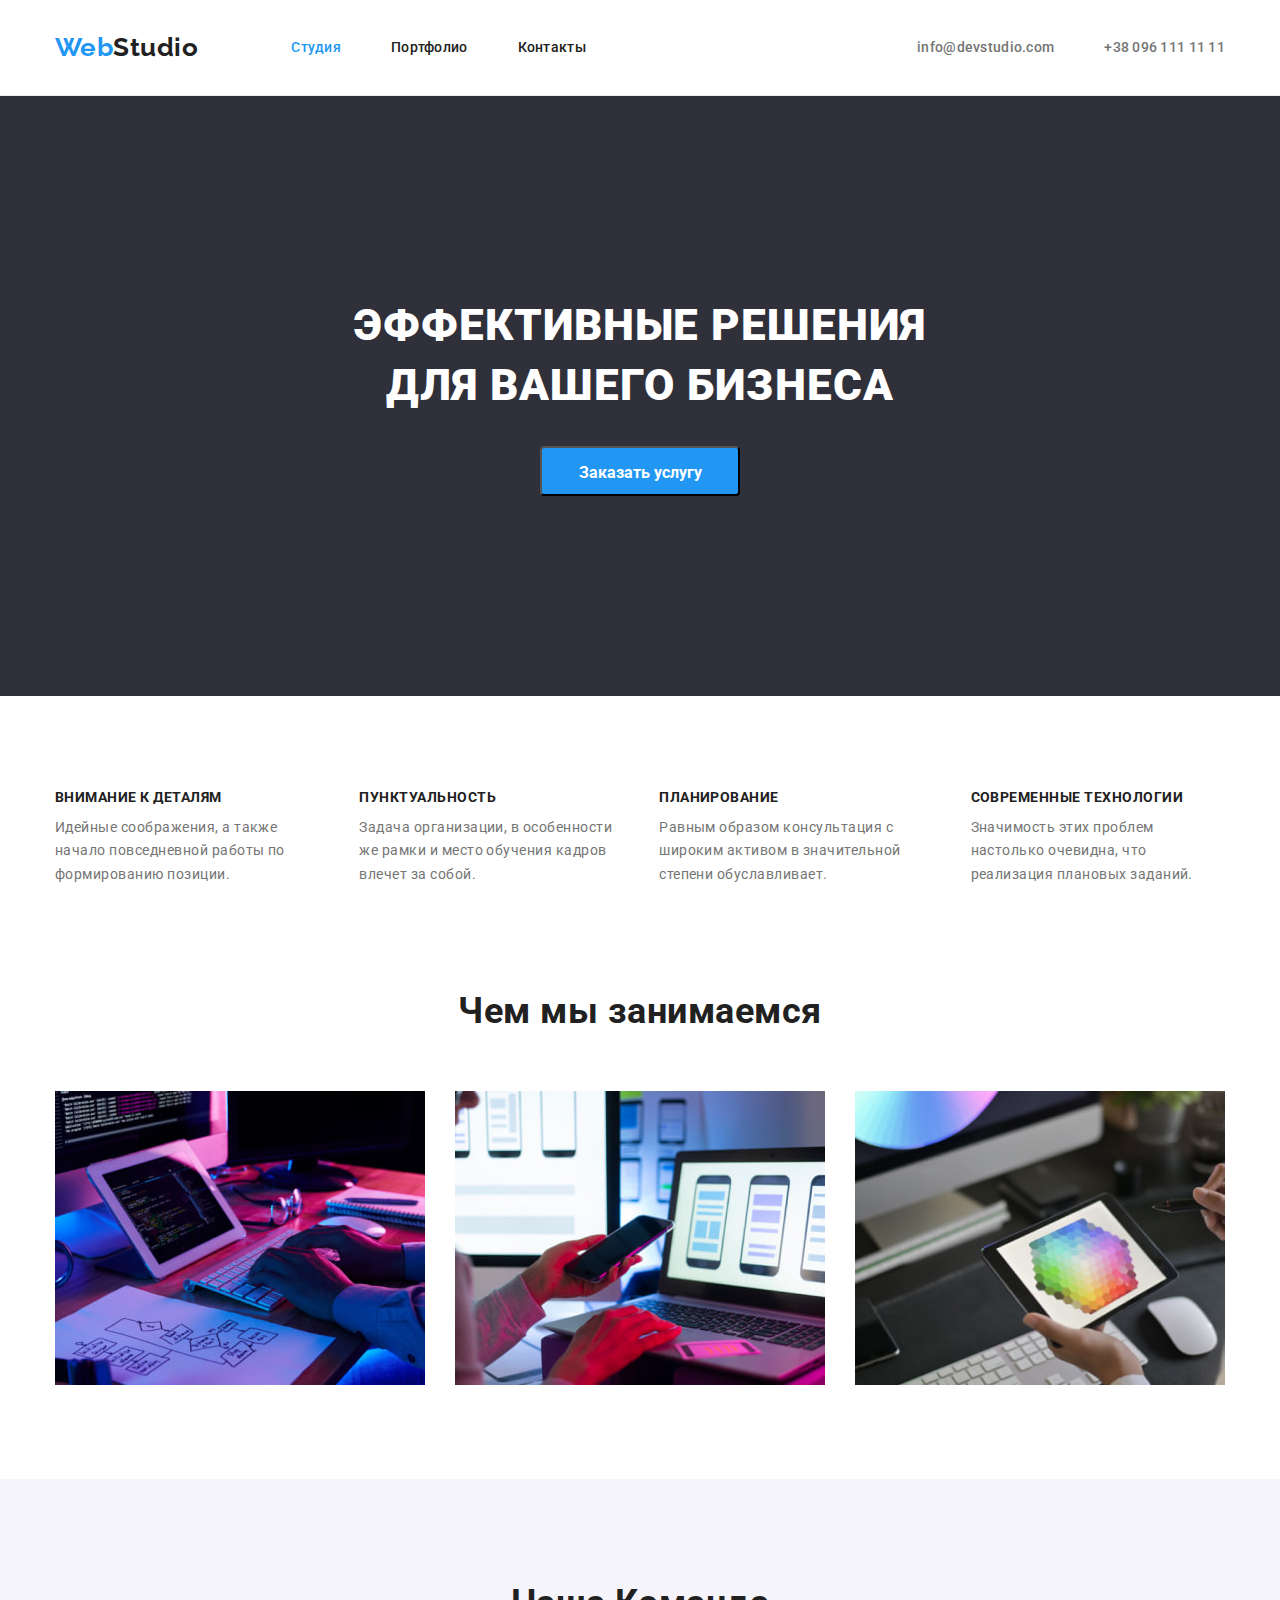
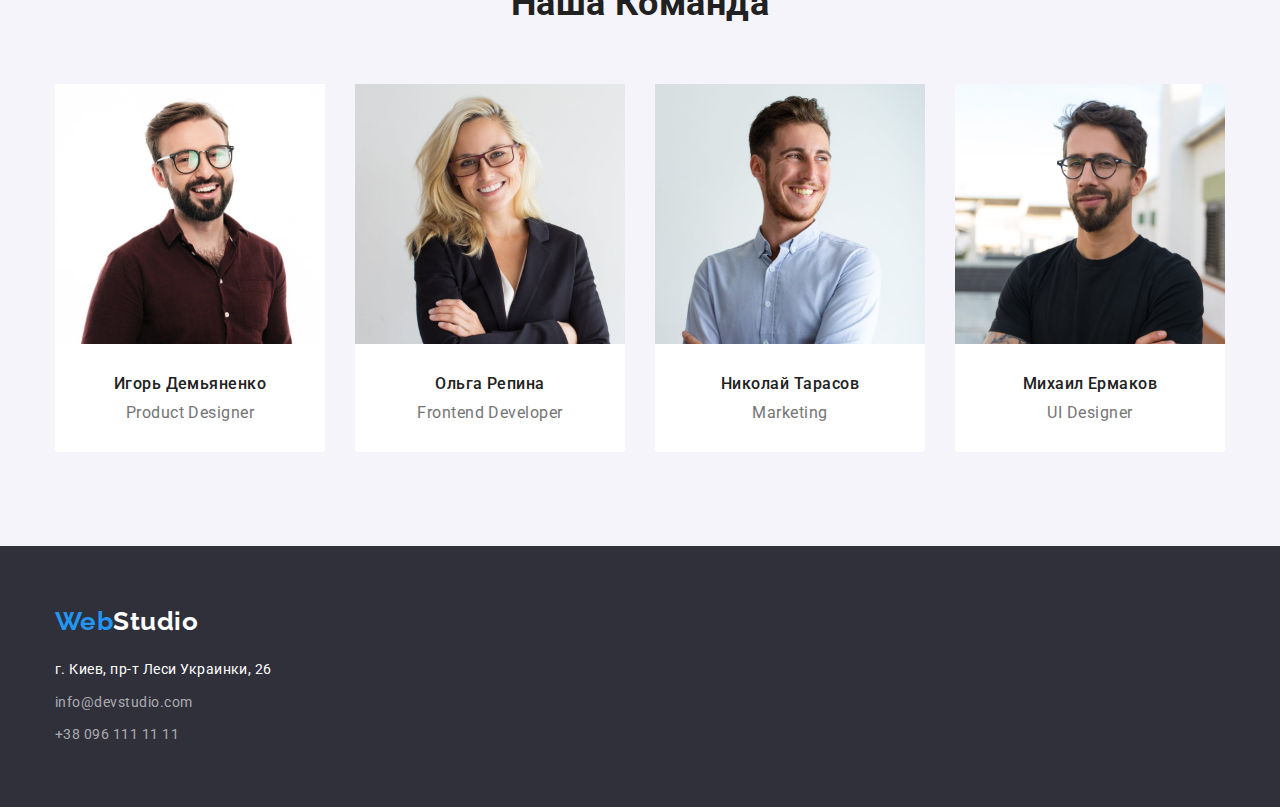
<file: index.html>
<!DOCTYPE html>
<html lang="ru">
<head>
    <meta charset="UTF-8">
    <meta http-equiv="X-UA-Compatible" content="IE=edge">
    <meta name="viewport" content="width=device-width, initial-scale=1.0">
    <title>WebStudio</title>
    <link rel="preconnect" href="https://fonts.gstatic.com">
    <link href="https://fonts.googleapis.com/css2?family=Raleway:wght@700&family=Roboto:wght@400;500;700;900&display=swap"
        rel="stylesheet">
    <link rel="stylesheet" href="https://cdnjs.cloudflare.com/ajax/libs/modern-normalize/0.2.0/modern-normalize.css">
    <link rel="stylesheet" href="./css/styles.css">
</head>
<body>
    <!--Шапка-->
    <header class="header">
        <div class="container">
            <nav class="navigation">
                <a class="logo link" href="./index.html">
                    <span class="logo-accent">Web</span>Studio
                </a>
                <ul class="nav-list list">
                    <li class="nav-item"><a class="nav-link-current" href="./index.html">Студия</a></li>
                    <li class="nav-item"><a class="nav-link" href="./portfolio.html">Портфолио</a></li>
                    <li class="nav-item"><a class="nav-link" href="">Контакты</a></li>
                </ul>
            </nav>
            <ul class="contact-list list">
                <li><a class="contact-item" href="mailto:info@devstudio.com">info@devstudio.com</a></li>
                <li><a class="contact-item" href="tel:+380961111111">+38 096 111 11 11</a></li>
            </ul>
        </div>
    </header>
    <main>
        <!--Секция Герой-->
        <section class="hero">
            <div class="container">
                <h1 class="hero-title">Эффективные решения <br> для вашего бизнеса</h1>
                <button class="button-hero" type="button">Заказать услугу</button>   
            </div>
        </section>
        <!--Секция 2-->
        <section class="section our-benefits">
            <div class="container">
                <h2 class=visually-hidden>Наши преимущества</h2>
                <ul class="benefits-list list">
                    <li class="benefits-item">
                        <h3 class="benefits-item-title">Внимание к деталям</h3>
                        <p class="benefits-item-text">Идейные соображения, а также начало повседневной работы по формированию позиции.</p>
                    </li>
                    <li class="benefits-item">
                        <h3 class="benefits-item-title">Пунктуальность</h3>
                        <p class="benefits-item-text">Задача организации, в особенности же рамки и место обучения кадров влечет за собой.</p>
                    </li class="benefits-item">
                    <li class="benefits-item">
                        <h3 class="benefits-item-title">Планирование</h3>
                        <p class="benefits-item-text">Равным образом консультация с широким активом в значительной степени обуславливает.</p>
                    </li>
                    <li class="benefits-item">
                        <h3 class="benefits-item-title">Современные технологии</h3>
                        <p class="benefits-item-text">Значимость этих проблем настолько очевидна, что реализация плановых заданий.</p>
                    </li>
                </ul>
            </div>
        </section>
        <!--Секция 3-->
        <section class="section our-activities">
            <div class="container">
                <h2 class="section-title">Чем мы занимаемся</h2>
                <ul class="activities-list list">
                    <li class="activities-item"><img src="./images/pic1.jpg" alt="Работа с кодом" width="370"></li>
                    <li class="activities-item"><img src="./images/pic2.jpg" alt="Работа с макетами" width="370"></li>
                    <li class="activities-item"><img src="./images/pic3.jpg" alt="Работа с цветом" width="370"></li>
                </ul>
            </div>
        </section>
        <!--Секция 4-->
        <section class= "section our-team">
            <div class="container">
                <h2 class="section-title">Наша Команда</h2>
                <ul class="team-list list">
                    <li class="team-list-item">
                        <img src="./images/photo1.jpg" alt="Фото Игоря Демьяненко" width="270">
                        <div class="team-list-text">
                            <h3 class="team-member">Игорь Демьяненко</h3>
                            <p class="team-member-position">Product Designer</p>
                        </div>
                    </li>
                    <li class="team-list-item">
                        <img src="./images/photo2.jpg" alt="Фото Ольги Репиной" width="270">
                        <div class="team-list-text"> 
                            <h3 class="team-member">Ольга Репина</h3>
                            <p class="team-member-position">Frontend Developer</p>
                        </div>
                    </li>
                    <li class="team-list-item">
                        <img src="./images/photo3.jpg" alt="Фото Николая Тарасова" width="270">
                        <div class="team-list-text"> 
                            <h3 class="team-member">Николай Тарасов</h3>
                            <p class="team-member-position">Marketing</p>
                        </div>
                        </li>
                    <li class="team-list-item">
                        <img src="./images/photo4.jpg" alt="Фото Михаила Ермакова" width="270">
                        <div class="team-list-text"> 
                            <h3 class="team-member">Михаил Ермаков</h3>
                            <p class="team-member-position">UI Designer</p>
                        </div>
                        </li>
                </ul>
            </div>
        </section>
    </main>
    <footer class="section footer">
        <div class="container">
            <a class="logo link" href="./index.html"><span class="logo-accent">Web</span><span class="logo-dark-bg">Studio</span></a> 
            <address class="address">
                <p>г. Киев, пр-т Леси Украинки, 26</p>
            <ul class="list">
                <li><a class="footer-contact-item" href="mailto:info@devstudio.com">info@devstudio.com</a></li>
                <li><a class="footer-contact-item" href="tel:+380961111111">+38 096 111 11 11</a></li>
            </ul>
            </address> 
        </div>
    </footer>
</body>

</html>
</file>
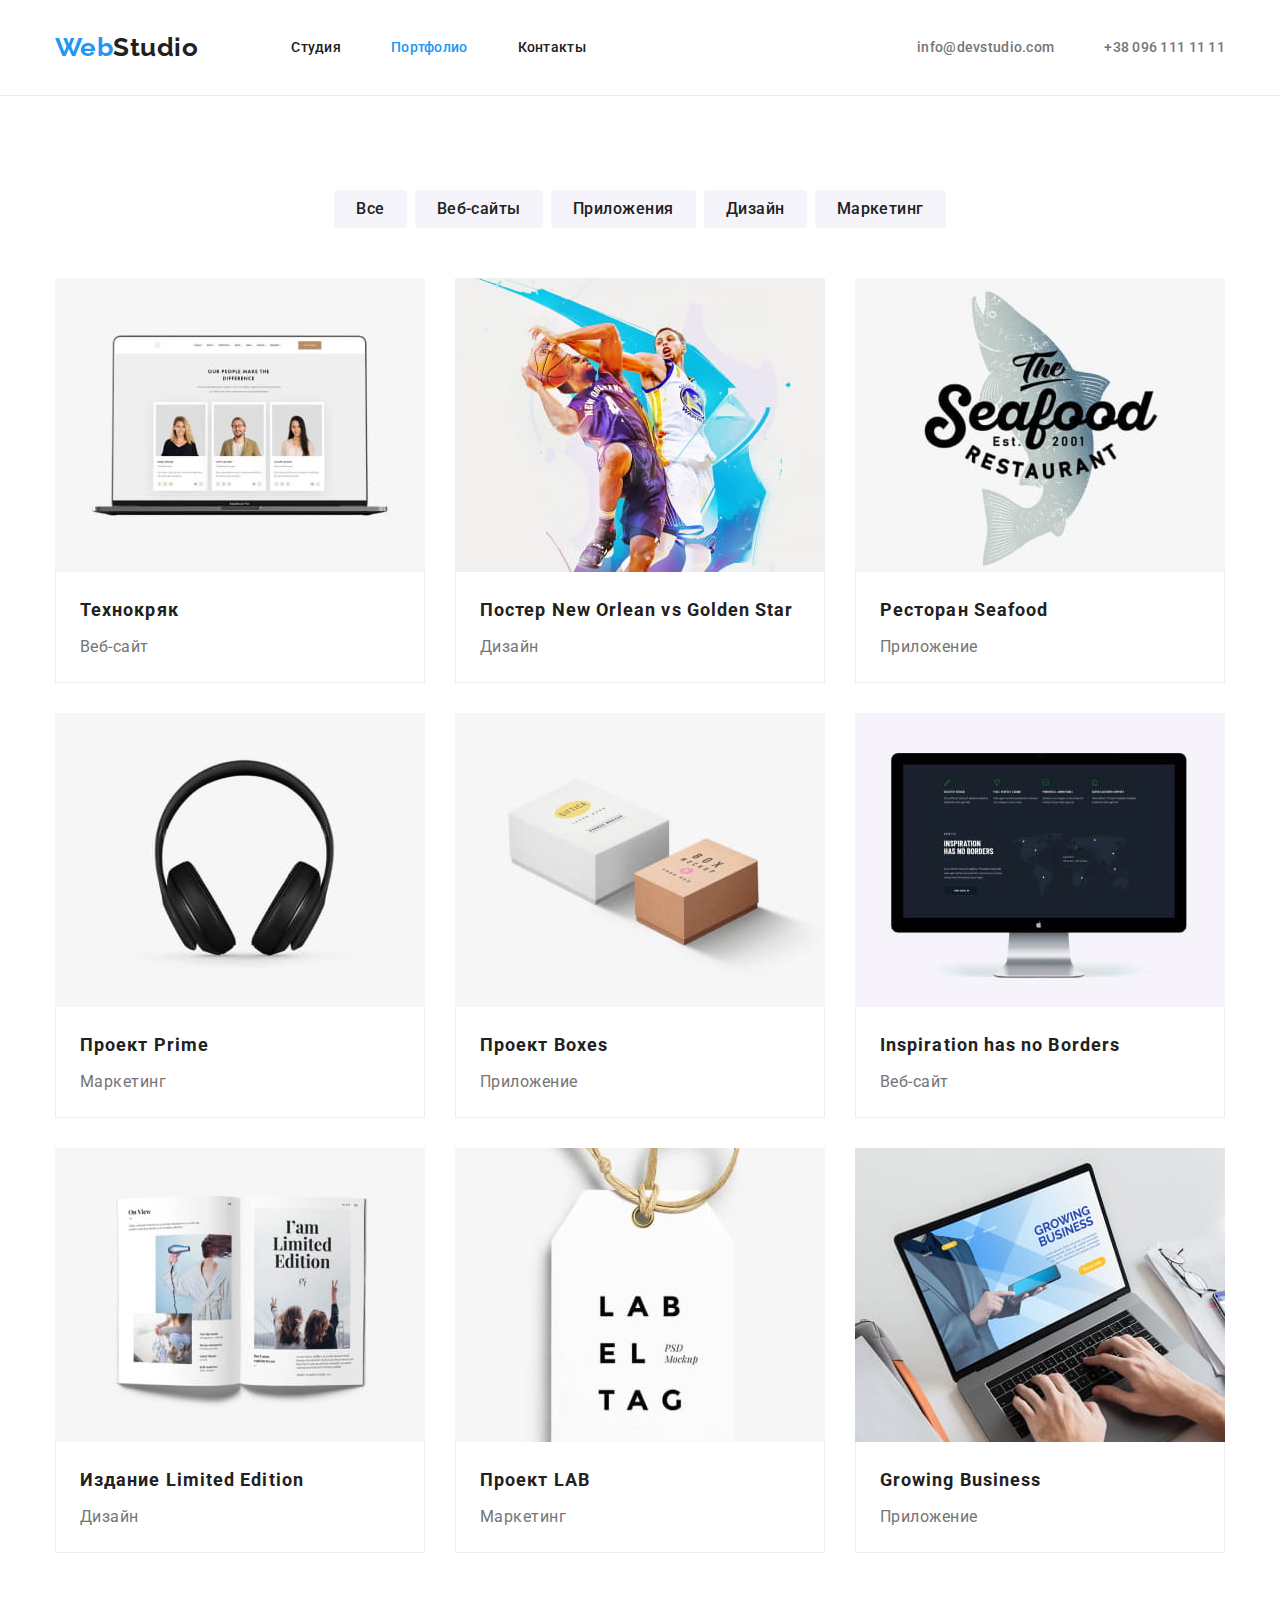
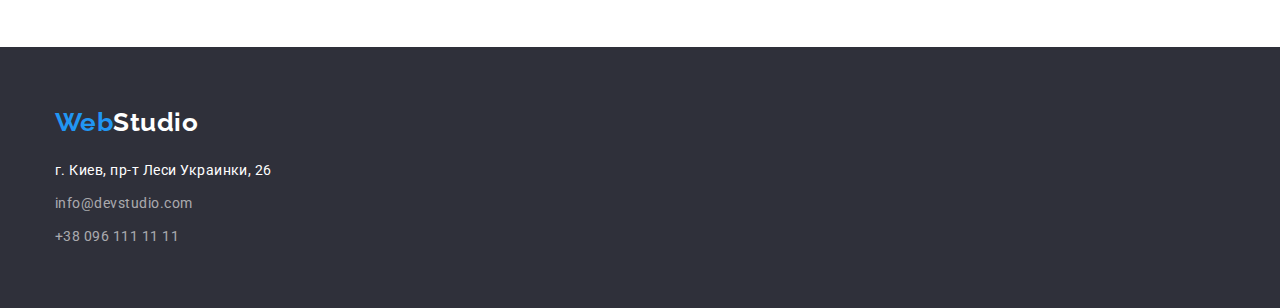
<file: portfolio.html>
<!DOCTYPE html>
<html lang="ru">
<head>
    <meta charset="UTF-8">
    <meta http-equiv="X-UA-Compatible" content="IE=edge">
    <meta name="viewport" content="width=device-width, initial-scale=1.0">
    <title>Portfolio</title>
    <link rel="preconnect" href="https://fonts.gstatic.com">
    <link href="https://fonts.googleapis.com/css2?family=Raleway:wght@700&family=Roboto:wght@400;500;700;900&display=swap"
        rel="stylesheet">
    <link rel="stylesheet" href="https://cdnjs.cloudflare.com/ajax/libs/modern-normalize/0.2.0/modern-normalize.css">
    <link rel="stylesheet" href="./css/styles.css">
</head>
<body>
    <!--Шапка-->
    <header class="header">
        <div class="container">
            <nav class="navigation">
                <a class="logo link" href="./index.html">
                    <span class="logo-accent">Web</span>Studio
                </a>
                <ul class="nav-list list">
                    <li class="nav-item"><a class="nav-link" href="./index.html">Студия</a></li>
                    <li class="nav-item"><a class="nav-link-current" href="./portfolio.html">Портфолио</a></li>
                    <li class="nav-item"><a class="nav-link" href="">Контакты</a></li>
                </ul>
            </nav>
            <ul class="contact-list list">
                <li><a class="contact-item" href="mailto:info@devstudio.com">info@devstudio.com</a></li>
                <li><a class="contact-item" href="tel:+380961111111">+38 096 111 11 11</a></li>
            </ul>
        </div>
    </header>
    <main>
        <section class="section">
            <div class="container">
                <h1 class="visually-hidden">Портфолио</h1>
                <ul class="button-list list">
                    <li class="filter"><button type="button">Все</button></li>
                    <li class="filter"><button type="button">Веб-сайты</button></li>
                    <li class="filter"><button type="button">Приложения</button></li>
                    <li class="filter"><button type="button">Дизайн</button></li>
                    <li class="filter"><button type="button">Маркетинг</button></li>
                </ul>
                <ul class="portfolio-item-list list">
                    <li class="portfolio-item">
                        <a  class="link"href="">
                            <img src="./images/img-1.jpg" alt="Сайт Технокряк" width="370">
                            <div class="item-text">     
                                <h2 class="portfolio-item-title">Технокряк</h2>
                                <p class="portfolio-item-desc">Веб-сайт</p>
                            </div>
                        </a>
                    </li>
                    <li class="portfolio-item">
                        <a class="link" href="">
                            <img src="./images/img-2.jpg" alt="Постер баскетбол" width="370">
                            <div class="item-text">
                                <h2 class="portfolio-item-title">Постер New Orlean vs Golden Star</h2>
                                <p class="portfolio-item-desc">Дизайн</p>
                        </div>
                        </a>
                    </li>
                    <li class="portfolio-item">
                        <a class="link" href="">
                            <img src="./images/img-3.jpg" alt="Логотип ресторана" width="370">
                            <div class="item-text">
                                <h2 class="portfolio-item-title">Ресторан Seafood</h2>
                                <p class="portfolio-item-desc">Приложение</p>
                            </div>    
                        </a>
                    </li>
                    <li class="portfolio-item">
                        <a class="link" href="">
                            <img src="./images/img-4.jpg" alt="Наушники" width="370">
                            <div class="item-text"> 
                                <h2 class="portfolio-item-title">Проект Prime</h2>
                                <p class="portfolio-item-desc">Маркетинг</p>
                        </a>
                    </li>
                    <li class="portfolio-item">
                        <a class="link" href="">
                            <img src="./images/img-5.jpg" alt="Два бокса" width="370">
                            <div class="item-text"> 
                                <h2 class="portfolio-item-title">Проект Boxes</h2>
                                <p class="portfolio-item-desc">Приложение</p>
                            </div>    
                        </a>
                    </li>
                    <li class="portfolio-item">
                        <a class="link" href="">
                            <img src="./images/img-6.jpg" alt="Страница сайта" width="370">
                            <div class="item-text"> 
                                <h2 class="portfolio-item-title">Inspiration has no Borders</h2>
                                <p class="portfolio-item-desc">Веб-сайт</p>
                            </div>    
                        </a>
                    </li>
                    <li class="portfolio-item">
                        <a class="link" href="">
                            <img src="./images/img-7.jpg" alt="Открытая книга" width="370">
                            <div class="item-text"> 
                                <h2 class="portfolio-item-title">Издание Limited Edition</h2>
                                <p class="portfolio-item-desc">Дизайн</p>
                            </div>    
                        </a>
                    </li>
                    <li class="portfolio-item">
                        <a class="link" href="">
                            <img src="./images/img-8.jpg" alt="Бирка" width="370">
                            <div class="item-text"> 
                                <h2 class="portfolio-item-title">Проект LAB</h2>
                                <p class="portfolio-item-desc">Маркетинг</p>
                            </div>    
                        </a>
                    </li>
                    <li class="portfolio-item">
                        <a class="link" href="">
                            <img src="./images/img-9.jpg" alt="Работа за ноутбуком" width="370">
                            <div class="item-text"> 
                                <h2 class="portfolio-item-title">Growing Business</h2>
                                <p class="portfolio-item-desc">Приложение</p>
                            </div>    
                        </a>
                    </li>
                </ul>
            </div>
        </section>
    </main>
    <footer class="section footer">
        <div class="container">
            <a class="logo link" href="./index.html"><span class="logo-accent">Web</span><span
                    class="logo-dark-bg">Studio</span></a>
            <address class="address">
                <p>г. Киев, пр-т Леси Украинки, 26</p>
                <ul class="list">
                    <li><a class="footer-contact-item" href="mailto:info@devstudio.com">info@devstudio.com</a></li>
                    <li><a class="footer-contact-item" href="tel:+380961111111">+38 096 111 11 11</a></li>
                </ul>
            </address>
        </div>
    </footer>
</body>
</html>
</file>
<file: css/styles.css>
:root {
  --primary-text-color: #212121;
  --secondary-text-color: #757575;
  --accent-color: #2196f3;
  --logo-text-color: #000000;
  --button-bg-color: #f5f4fa;
  --dark-bg-color: #2f303a;
  --light-text-color: #ffffff;
  --primary-bg-color: #ffffff;
}

body {
  font-family: Roboto, sans-serif;
  letter-spacing: 0.03em;
  color: var(--primary-text-color);
}
html {
  box-sizing: border-box;
}

*,
*::after,
*::before {
  box-sizing: inherit;
}
h1,
h2,
h3,
h4,
h5,
h6 {
  margin-top: 0;
}
p {
  margin-top: 0;
  margin-bottom: 0;
}
.list {
  padding-left: 0;
  margin: 0;
  list-style: none;
}

.container {
  width: 1200px;
  padding-right: 15px;
  padding-left: 15px;
  margin-right: auto;
  margin-left: auto;
}
.section {
  padding-top: 94px;
  padding-bottom: 94px;
}
img {
  display: block;
  max-width: 100%;
  height: auto;
}

/*Шапка*/
.header {
  border-bottom-width: 1px;
  border-bottom-style: solid;
  border-bottom-color: #ececec;
}

.header > .container {
  display: flex;
  align-items: center;
  padding-top: 32px;
  padding-bottom: 32px;
}

.navigation {
  display: flex;
  align-items: center;
  margin-right: auto;
}
/*Логотип*/
.logo {
  margin-right: 93px;
  font-family: Raleway, sans-serif;
  font-size: 26px;
  font-weight: 700;
  line-height: 1.19;
  color: var(--logo-text-color);
}
.logo-accent {
  color: var(--accent-color);
}
.nav-list {
  display: flex;
}
.nav-item:not(:last-child) {
  margin-right: 50px;
}

.nav-link {
  padding-top: 15px;
  padding-bottom: 15px;

  text-decoration: none;
  font-weight: 500;
  font-size: 14px;
  line-height: 1.14;
  letter-spacing: 0.02em;
  color: var(--primary-text-color);
}
.nav-link:hover,
.nav-link:focus {
  color: var(--accent-color);
}

.nav-link-current {
  padding-top: 15px;
  padding-bottom: 15px;

  text-decoration: none;
  font-weight: 500;
  font-size: 14px;
  line-height: 1.14;
  letter-spacing: 0.02em;
  color: var(--accent-color);
}
.contact-list {
  display: flex;
}
.contact-list > li:not(:last-child) {
  margin-right: 50px;
}

.contact-item {
  text-decoration: none;
  font-weight: 500;
  font-size: 14px;
  line-height: 1.14;
  letter-spacing: 0.02em;
  color: var(--secondary-text-color);
}
.contact-item:hover,
.contact-item:focus {
  color: var(--accent-color);
}

/*Главная страница*/
/*Герой*/
.hero {
  background-color: var(--dark-bg-color);
}
.hero .container {
  padding: 200px 0px;

  text-align: center;
  letter-spacing: 0.06em;
}
.hero-title {
  margin-bottom: 30px;

  font-weight: 900;
  font-size: 44px;
  line-height: 1.36;
  text-transform: uppercase;
  color: var(--light-text-color);
}
.button-hero {
  width: 200px;
  height: 50px;
  border-radius: 4px;
  padding: 10px 32px;

  font-family: inherit;
  font-weight: 700;
  font-size: 16px;
  line-height: 1.88;
  align-items: center;

  color: var(--light-text-color);
  background-color: var(--accent-color);
}
/*Секции*/

.visually-hidden {
  position: absolute !important;
  clip: rect(1px 1px 1px 1px);
  clip: rect(1px, 1px, 1px, 1px);
  padding: 0 !important;
  border: 0 !important;
  height: 1px !important;
  width: 1px !important;
  overflow: hidden;
}
.benefits-list {
  display: flex;
}
.benefits-item {
  width: calc((100%-3 * 30px) / 4);
}
.benefits-item:not(:last-child) {
  margin-right: 30px;
}

.benefits-item-title {
  margin-bottom: 10px;

  font-weight: 700;
  font-size: 14px;
  line-height: 1.14;
  text-transform: uppercase;
}
.benefits-item-text {
  font-size: 14px;
  line-height: 1.71;

  color: var(--secondary-text-color);
}
.section-title {
  margin-bottom: 50px;

  font-weight: 700;
  font-size: 36px;
  line-height: 1.67;
  text-align: center;
}
.our-activities {
  padding-top: 0px;
}
.activities-list {
  display: flex;
  margin-right: -30px;
  /*justify-content: space-between;*/
}
.activities-item {
  max-width: calc((100%-60px) / 3);
  margin-right: 30px;
}

.our-team {
  font-size: 16px;
  line-height: 1.19;
  text-align: center;

  background-color: var(--button-bg-color);
}
.team-list {
  display: flex;
  margin-left: -30px;
}
.team-list-item {
  width: calc((100%-90px) / 4);
  margin-left: 30px;
  border-radius: 0px 0px 4px 4px;

  background-color: var(--primary-bg-color);
}
.team-list-text {
  padding: 30px 0;
  text-align: center;
}
.team-member {
  margin-bottom: 10px;

  font-weight: 500;
  font-size: inherit;
}
.team-member-position {
  color: #757575;
  text-align: inherit;
}

/*Подвал*/
.footer {
  padding-top: 60px;
  padding-bottom: 60px;
  font-size: 14px;
  line-height: 1.71;

  color: var(--light-text-color);
  background-color: var(--dark-bg-color);
}
.footer .logo {
  margin-right: 0;
}
.logo-dark-bg {
  color: var(--light-text-color);
}
.address {
  margin-top: 20px;

  font-style: normal;
}
.address > p {
  margin-bottom: 9px;
}
.address li:first-child {
  margin-bottom: 9px;
}
.footer-contact-item {
  text-decoration: none;
  color: rgba(255, 255, 255, 0.6);
}
.footer-contact-item:hover {
  color: var(--accent-color);
}
.footer-contact-item:focus {
  color: var(--accent-color);
}

/*Портфолио*/
.button-list {
  display: flex;
  justify-content: center;
  margin-bottom: 50px;
}
.filter:not(:last-child) {
  margin-right: 8px;
}

.button-list button {
  padding: 6px 22px;
  border: transparent;
  border-radius: 4px;

  font-family: inherit;
  font-weight: 500;
  font-size: 16px;
  line-height: 1.63;
  text-align: center;
  letter-spacing: inherit;

  color: inherit;
  background-color: var(--button-bg-color);
}
.button-list button:hover,
.button-list button:focus,
.button-list button:active {
  color: var(--light-text-color);
  background-color: var(--accent-color);
  outline: none;
  cursor: pointer;
}

.portfolio-item-list {
  display: flex;
  flex-wrap: wrap;
  margin-top: -30px;
  margin-left: -30px;
}
.portfolio-item {
  margin-top: 30px;
  margin-left: 30px;

  flex-basis: calc((100% - 90px) / 3);
}
.link {
  text-decoration: none;
  color: inherit;
}
.item-text {
  padding-top: 20px;
  padding-right: 24px;
  padding-left: 24px;
  padding-bottom: 20px;

  border-right: 1px solid #eeeeee;
  border-left: 1px solid #eeeeee;
  border-bottom: 1px solid #eeeeee;
}
.portfolio-item-title {
  margin-bottom: 4px;

  font-weight: 700;
  font-size: 18px;
  line-height: 2;
  letter-spacing: 0.06em;

  color: var(--primary-text-color);
}
.portfolio-item-desc {
  font-size: 16px;
  line-height: 1.87;

  color: var(--secondary-text-color);
}
</file>
